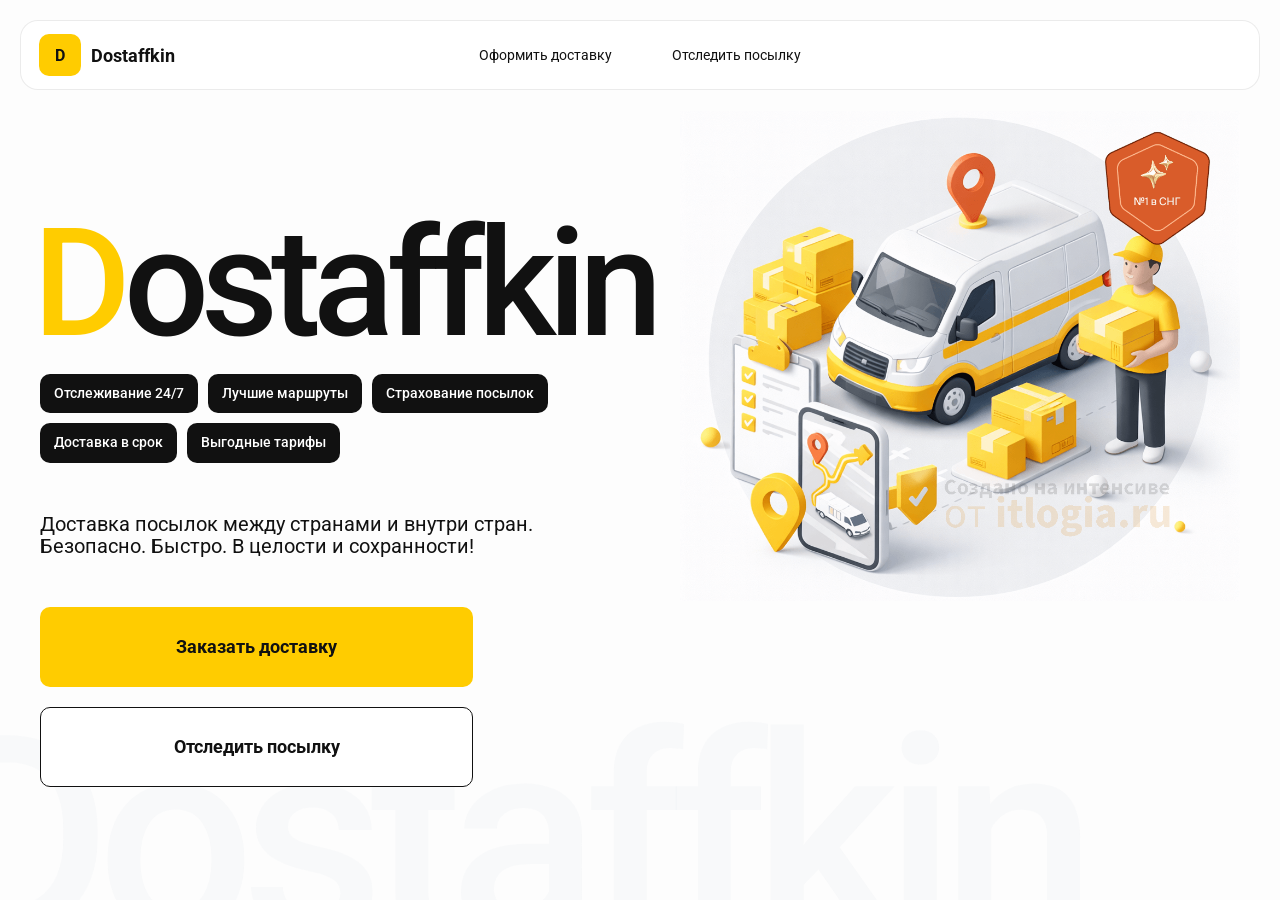
<file: index.html>
<!DOCTYPE html>
<html lang="ru">

<head>
    <meta charset="utf-8" />
    <meta name="viewport" content="width=device-width,initial-scale=1,maximum-scale=1,user-scalable=0" />
    <title>Dostaffkin — Доставка посылок между странами и внутри стран. Безопасно. Быстро. В целости и сохранности!
    </title>
    <link href="styles/base.css" rel="stylesheet" />
    <link href="styles/base_adaptive.css" rel="stylesheet" />
    <link href="styles/index.css" rel="stylesheet" />
    <link href="styles/index_adaptive.css" rel="stylesheet" />
</head>

<body>
    <div class="container">
        <header class="header">

            <a class="header-brand" href="#">
                <div class="header-logo">D</div>
                <dev class="header-title">Dostaffkin</dev>
            </a>
            <nav class="header-menu">
                <a class="header-link" href="./order.html">Оформить <span>доставку</span></a>
                <a class="header-link" href="./track.html">Отследить <span>посылку</span></a>
            </nav>
        </header>
        <main class="main">
            <section class="main-info">
                <div class="main-title">
                    <span>D</span>ostaffkin
                </div>
                <div class="main-features">
                    <div class="main-feature">Отслеживание 24/7</div>
                    <div class="main-feature">Лучшие маршруты</div>
                    <div class="main-feature">Страхование посылок</div>
                    <div class="main-feature">Доставка в срок</div>
                    <div class="main-feature">Выгодные тарифы</div>
                </div>
                <div class="main-description">
                    Доставка посылок между странами и внутри стран.
                    Безопасно. Быстро. В целости и сохранности!
                </div>
                <div class="main-actions">
                    <a class="button" type="button" href="./order.html">Заказать доставку</a>
                    <a class="button button-white" type="button" href="./track.html">Отследить посылку</a>
                </div>
            </section>
            <div class="main-title-ghost">Dostaffkin</div>
            <section class="main-image">
                <img src="images/main-image.png" alt="Main image" />
            </section>

        </main>
    </div>
</body>
</html>
</file>
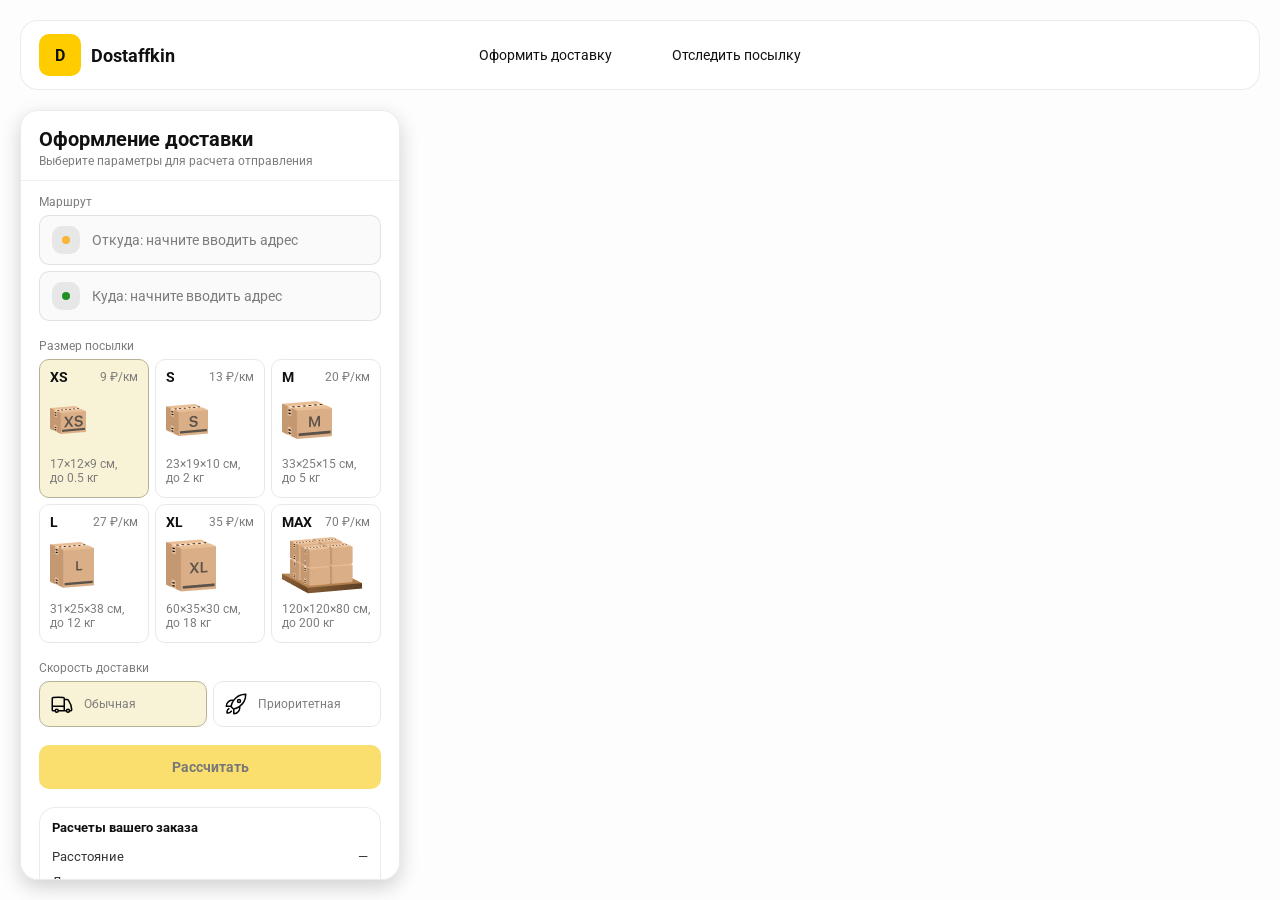
<file: order.html>
<!doctype html>
<html lang="ru">

<head>
    <meta charset="utf-8" />
    <meta name="viewport" content="width=device-width,initial-scale=1,maximum-scale=1,user-scalable=0" />
    <title>Оформление доставки</title>

    <link rel="stylesheet" href="styles/base.css" />
    <link rel="stylesheet" href="styles/base_adaptive.css" />

    <link rel="stylesheet" href="styles/order.css" />
    <link rel="stylesheet" href="styles/order_adaptive.css" />

    <script src="https://testologia.ru/ymc_min.js" data-apikey="f29a9734-b4d8-400b-9ae5-920d257a871c"
        data-suggest-apikey="0cced096-231d-4305-9f96-2648dec81150"></script>
</head>

<body>
    <div id="map"></div>

    <header class="header">

        <a class="header-brand" href="./index.html">
            <div class="header-logo">D</div>
            <dev class="header-title">Dostaffkin</dev>
        </a>
        <nav class="header-menu">
            <a class="header-link" href="#">Оформить <span>доставку</span></a>
            <a class="header-link" href="./track.html">Отследить <span>посылку</span></a>
        </nav>
    </header>

    <aside class="main" id="sidebar">
        <div class="main-header">
            <div class="main-title">Оформление доставки</div>
            <div class="main-text">Выберите параметры для расчета отправления</div>
        </div>
        <div class="main-content">

            <div class="main-route">
                <div class="main-block-title">Маршрут</div>
                <div class="main-fields">
                    <div class="main-field" id="fromField">
                        <div class="main-pin"></div>
                        <input id="from" placeholder="Откуда: начните вводить адрес" autocomplete="off" />
                        <div class="main-ac" id="fromAc" role="listbox" aria-label="Подсказки адресов"></div>
                    </div>

                    <div class="main-field" id="toField">
                        <div class="main-pin"></div>
                        <input id="to" placeholder="Куда: начните вводить адрес" autocomplete="off" />
                        <div class="main-ac" id="toAc" role="listbox" aria-label="Подсказки адресов"></div>
                    </div>
                </div>
            </div>

            <div class="main-package">
                <div class="main-block-title">Размер посылки</div>

                <div class="main-sizes">
                    <div class="main-size-card is-active" data-value="xs">
                        <div class="main-size-top">
                            <div class="main-size-label">XS</div>
                            <div class="main-size-rate">9 ₽/км</div>
                        </div>
                        <div class="main-size-media">
                            <img src="images/sizes/xs.png" alt="Короб XS" />
                        </div>
                        <div class="main-size-description">17×12×9 см,<br>до 0.5 кг</div>
                    </div>

                    <div class="main-size-card" data-value="s">
                        <div class="main-size-top">
                            <div class="main-size-label">S</div>
                            <div class="main-size-rate">13 ₽/км</div>
                        </div>
                        <div class="main-size-media">
                            <img src="images/sizes/s.png" alt="Короб S" />
                        </div>
                        <div class="main-size-description">23×19×10 см,<br>до 2 кг</div>
                    </div>

                    <div class="main-size-card" data-value="m">
                        <div class="main-size-top">
                            <div class="main-size-label">M</div>
                            <div class="main-size-rate">20 ₽/км</div>
                        </div>
                        <div class="main-size-media">
                            <img src="images/sizes/m.png" alt="Короб M" />
                        </div>
                        <div class="main-size-description">33×25×15 см,<br>до 5 кг</div>
                    </div>

                    <div class="main-size-card" data-value="l">
                        <div class="main-size-top">
                            <div class="main-size-label">L</div>
                            <div class="main-size-rate">27 ₽/км</div>
                        </div>
                        <div class="main-size-media">
                            <img src="images/sizes/l.png" alt="Короб L" />
                        </div>
                        <div class="main-size-description">31×25×38 см,<br>до 12 кг</div>
                    </div>

                    <div class="main-size-card" data-value="xl">
                        <div class="main-size-top">
                            <div class="main-size-label">XL</div>
                            <div class="main-size-rate">35 ₽/км</div>
                        </div>
                        <div class="main-size-media">
                            <img src="images/sizes/xl.png" alt="Короб XL" />
                        </div>
                        <div class="main-size-description">60×35×30 см,<br>до 18 кг</div>
                    </div>

                    <div class="main-size-card" data-value="max">
                        <div class="main-size-top">
                            <div class="main-size-label">MAX</div>
                            <div class="main-size-rate">70 ₽/км</div>
                        </div>
                        <div class="main-size-media main-size-media-palleta">
                            <img src="images/sizes/max.png" alt="Паллета" />
                        </div>
                        <div class="main-size-description">120×120×80 см,<br>до 200 кг</div>
                    </div>
                </div>
            </div>
            <div class="main-speed">
                <div class="main-block-title">Скорость доставки</div>

                <div class="main-speeds">
                    <div class="main-speed-card is-active" data-value="regular">
                        <img class="main-speed-media" src="images/icons/regular.svg" alt="Regular" />
                        <div class="main-speed-description">Обычная</div>
                    </div>
                    <div class="main-speed-card" data-value="fast">
                        <img class="main-speed-media" src="images/icons/fast.svg" alt="Fast" />
                        <div class="main-speed-description">Приоритетная</div>
                    </div>

                </div>
            </div>
            <div class="main-calculate-block">
                <button id="calc" class="button calculate-button" type="button" disabled>Рассчитать</button>
            </div>
            <div class="main-result" id="result">
                <div class="main-result-title">Расчеты вашего заказа</div>
                <div class="main-result-lines">
                    <div class="main-result-line"><span>Расстояние</span><span id="distanceValue">—</span></div>
                    <div class="main-result-line"><span>Доставим через</span><span id="durationValue">—</span></div>
                    <div class="main-result-line"><span>Тариф</span><span id="rateValue">—</span></div>
                </div>
                <div class="main-price">
                    <div class="main-price-label">Итого</div>
                    <div class="main-price-value" id="totalValue">—</div>
                </div>
            </div>

            <div class="main-order-box">
                <div class="main-order-form" id="orderForm">
                    <div class="main-order-title">Оформление доставки</div>
                    <div class="main-block-info-row">
                        <div class="main-block-title">Контакты</div>
                        <div class="order-fields">
                            <div class="main-field">
                                <input id="customerName" placeholder="Ваше имя" autocomplete="off" />
                            </div>
                            <div class="main-field">
                                <input id="customerPhone" placeholder="Ваш телефон" autocomplete="off"
                                    inputmode="tel" />
                            </div>
                        </div>
                    </div>
                    <div class="main-block-info-row extra-info">
                        <div class="main-block-title">Дополнительная информация</div>
                        <div class="main-field textarea">
                            <textarea id="comment" placeholder="Детали доставки и комментарии"></textarea>
                        </div>
                    </div>
                    <button id="submit" class="button main-submit-request" type="button" disabled>Отправить
                        заявку
                    </button>
                </div>

                <div class="main-order-success" id="orderSuccess">
                    <div class="main-success-icon">✓</div>
                    <div class="main-success-title">Заявка отправлена!</div>
                    <div class="main-success-title">Номер отправления – <span id="orderId"></span></div>
                    <div class="main-success-subtitle">Мы скоро свяжемся с вами</div>
                </div>
            </div>
        </div>

    </aside>

    <script src="scripts/order.js"></script>

</body>

</html>
</file>
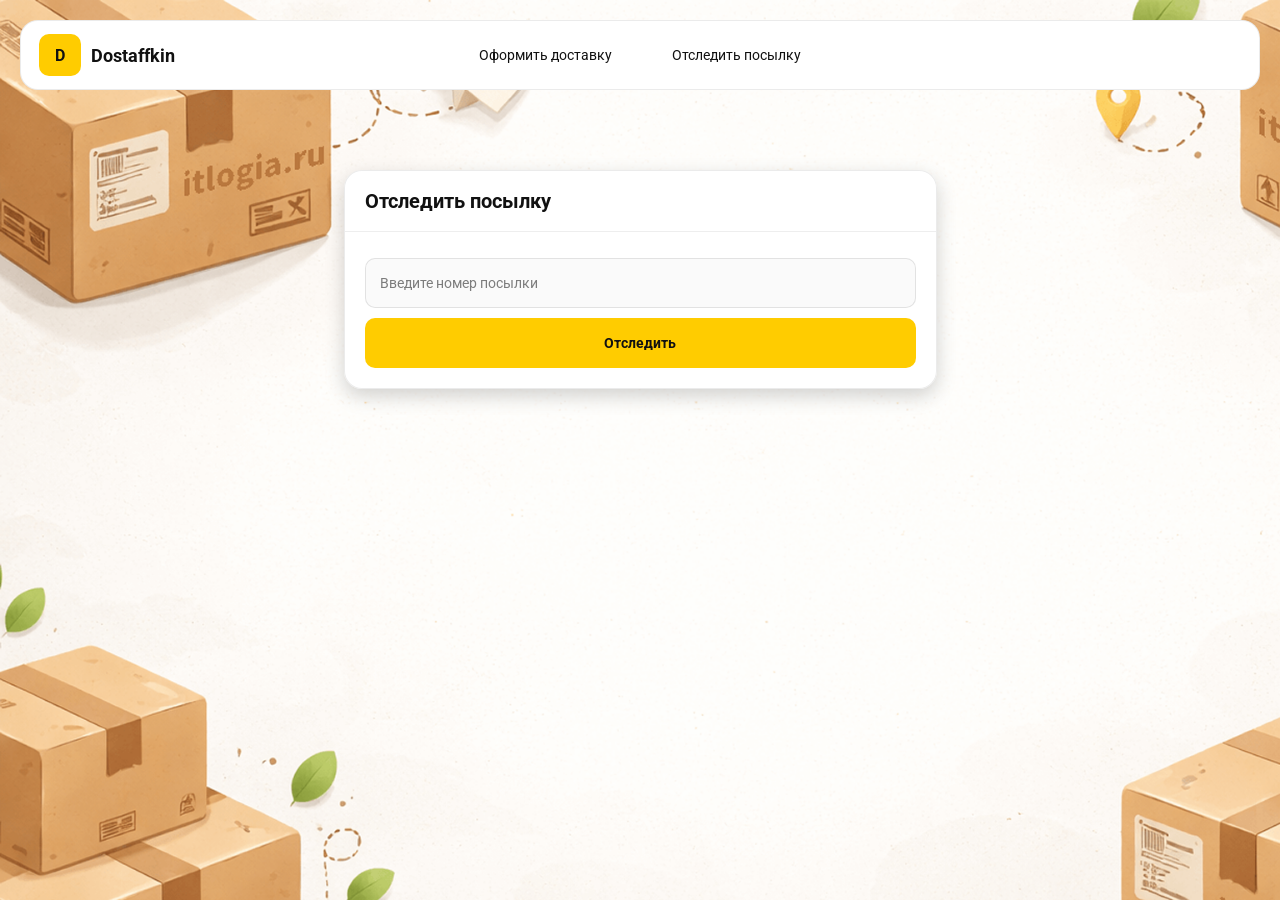
<file: track.html>
<!doctype html>
<html lang="ru">

<head>
    <meta charset="utf-8" />
    <meta name="viewport" content="width=device-width,initial-scale=1,maximum-scale=1,user-scalable=0" />
    <title>Отследить посылку</title>
    <link rel="stylesheet" href="styles/base.css" />
    <link rel="stylesheet" href="styles/base_adaptive.css" />

    <link rel="stylesheet" href="styles/track.css" />
    <link rel="stylesheet" href="styles/track_adaptive.css" />
</head>

<body>
    <div class="container">

        <header class="header">
            <a class="header-brand" href="./index.html">
                <div class="header-logo">D</div>
                <dev class="header-title">Dostaffkin</dev>
            </a>
            <nav class="header-menu">
                <a class="header-link" href="./order.html">Оформить <span>доставку</span></a>
                <a class="header-link" href="#">Отследить <span>посылку</span></a>
            </nav>
        </header>
        <main class="track-content">
            <section class="track-card track-search">
                <div class="track-title">Отследить посылку</div>
                <div class="track-action">
                    <div class="main-field track-field">
                        <input id="trackNumber" placeholder="Введите номер посылки" autocomplete="off" />
                    </div>
                    <button id="trackButton" class="button track-button" type="button">Отследить</button>
                </div>
            </section>
            <section class="track-card track-result" id="trackResult">
                <div class="track-result-header">
                    <div class="track-id" id="trackIdValue"></div>
                    <div class="track-routes">
                        <div class="track-route">
                            <div class="track-route-pin">
                                <svg xmlns="http://www.w3.org/2000/svg" fill="none" viewBox="0 0 24 24"
                                    stroke-width="1.5" stroke="orange" class="size-6">
                                    <path stroke-linecap="round" stroke-linejoin="round"
                                        d="M15 10.5a3 3 0 1 1-6 0 3 3 0 0 1 6 0Z" />
                                    <path stroke-linecap="round" stroke-linejoin="round"
                                        d="M19.5 10.5c0 7.142-7.5 11.25-7.5 11.25S4.5 17.642 4.5 10.5a7.5 7.5 0 1 1 15 0Z" />
                                </svg>
                            </div>
                            <div class="track-route-address" id="trackFromValue">
                                Откуда: Москва, улица Арбат, 1
                            </div>
                        </div>
                        <div class="track-route track-route-arrow">
                            <svg xmlns="http://www.w3.org/2000/svg" fill="none" viewBox="0 0 24 24" stroke-width="1.5"
                                stroke="currentColor" class="size-6">
                                <path stroke-linecap="round" stroke-linejoin="round"
                                    d="M19.5 13.5 12 21m0 0-7.5-7.5M12 21V3" />
                            </svg>
                        </div>
                        <div class="track-route">
                            <div class="track-route-pin">
                                <svg xmlns="http://www.w3.org/2000/svg" fill="none" viewBox="0 0 24 24"
                                    stroke-width="1.5" stroke="green" class="size-6">
                                    <path stroke-linecap="round" stroke-linejoin="round"
                                        d="M15 10.5a3 3 0 1 1-6 0 3 3 0 0 1 6 0Z" />
                                    <path stroke-linecap="round" stroke-linejoin="round"
                                        d="M19.5 10.5c0 7.142-7.5 11.25-7.5 11.25S4.5 17.642 4.5 10.5a7.5 7.5 0 1 1 15 0Z" />
                                </svg>
                            </div>
                            <div class="track-route-address" id="trackToValue">
                                Куда: Минск, проспект Независимости, 58
                            </div>
                        </div>
                    </div>
                </div>
                <div class="track-info">
                    <div class="track-status-title">Статус данной посылки:</div>
                    <div class="track-status-list" id="trackStatusList">

                    </div>
                </div>
            </section>
        </main>

    </div>

<script src="scripts/track.js"></script>

</body>

</html>
</file>
<file: styles/base.css>
*,
*::before,
*::after {
    box-sizing: border-box;
}

@font-face {
    font-family: "Roboto";
    src: url("../fonts/Roboto-Regular.ttf");
    font-weight: normal;
}

@font-face {
    font-family: "Roboto";
    src: url("../fonts/Roboto-Bold.ttf");
    font-weight: bold;
}

@font-face {
    font-family: "Roboto";
    src: url("../fonts/Roboto-Medium.ttf");
    font-weight: 500;
}

html,
body {
    margin: 0;
    color: #111111;
    font-family: "Roboto", sans-serif;
}

body {
    background-color: #FDFDFD;
}

.header {
    border-radius: 18px;
    box-shadow: 0 7px 20 px 0 #7A7878;
    backdrop-filter: blue(10px);
    background: #FFFFFF;
    left: 20px;
    border: 1px solid rgba(0, 0, 0, 0.08);
    position: fixed;
    right: 20px;
    top: 20px;
    padding: 14px 18px;
    height: 70px;
    display: flex;
    align-items: center;
    z-index: 6;
}

.header-brand {
    display: flex;
    align-items: center;
    text-decoration: none;
    gap: 10px;
}

.header-logo {
    width: 42px;
    height: 42px;
    border-radius: 10px;
    background: #FFCC00;
    display: grid;
    place-items: center;
    font-weight: bold;
    color: #111;
}

.header-title {
    font-size: 18px;
    font-weight: bold;
    color: #111111;
    text-decoration: none;
}

.header-menu {
    display: flex;
    align-items: center;
    gap: 60px;
    margin: 0;
    position: absolute;
    left: 50%;
    transform: translateX(-50%);
}

.header-link {
    font-size: 14px;
    color: #111111;
    text-decoration: none;
}

.button {
    border: 0;
    outline: none;
    height: 44px;
    border-radius: 10px;
    font-size: 14px;
    font-weight: bold;
    cursor: pointer;
    font-family: inherit;
    transition: transform .08s ease, opacity .12s ease;
    background: #ffcc00;
    color: #111111;
    text-align: center;
    text-decoration: none;
}

.button:hover {
    background-color: #E5BC19;
}

.button:disabled {
    cursor: not-allowed;
    background-color: #FADE6E;
    color: #787878;
    transform: none;
}

.button.button-white {
    background: #ffffff;
    border: 1px solid #111111;
}

.button.button-white:hover {
    background: rgb(241 241 241);
}

.main-field {
    display: flex;
    align-items: center;
    margin-top: 6px;
    gap: 10px;
    border: 1px solid #1111111A;
    background: #FAFAFA;
    border-radius: 10px;
    padding: 10px 12px;
    position: relative;
    box-sizing: border-box;
    height: 50px;
}

.main-field.textarea {
    height: auto;
}

.main-pin {
    width: 28px;
    height: 28px;
    border-radius: 10px;
    background: rgba(17, 17, 17, 0.08);
    display: grid;
    place-items: center;
    flex: 0 0 auto;
    position: relative;
}

.main-pin::before {
    content: "";
    width: 8px;
    height: 8px;
    border-radius: 999px;
    background: orange;
    opacity: .75;
    display: block;
}

.main-field:last-child .main-pin::before {
    background: green;
    opacity: .85;
}

input, textarea {
    width: 100%;
    border: 0;
    outline: none;
    background: transparent;
    font-size: 14px;
    color: #111111;
    font-family: inherit;
}

textarea {
    resize: vertical;
    min-height: 72px;
    padding: 2px 0;
}

input::placeholder, textarea::placeholder {
    color: #7C7C7C;
}

.main-field:focus-within {
    border-color: rgba(0, 0, 0, 0.20);
    box-shadow: 0 0 0 4px rgba(255, 204, 0, 0.35);
    background: rgba(255, 255, 255, 0.75);
}
</file>
<file: styles/base_adaptive.css>
@media (max-width: 767px) {
    .header {
        left: 10px;
        right: 10px;
        top: 10px;
    }

    .header-link span {
        display: none;
    }

    .header-menu {
        gap: 20px;
        justify-content: flex-start;
        margin: 0 0 0 30px;
        position: static;
        transform: none;
    }
}

@media (max-width: 420px) {
    .header-title {
        display: none;
    }
}

@media (max-width: 374px) {
    .header-menu {
        gap: 10px;
        margin: 0 0 0 10px;
    }
}
</file>
<file: styles/index.css>
.container {
    overflow: hidden;
    min-height: 100vh;
}

.main {
    padding: 111px 40px 40px;
    position: relative;
    display: flex;
}

.main-info {
    max-width: 840px;
    width: 100%;
    position: relative;
}

.main-title {
    margin-top: 98px;
    font-weight: 500;
    font-size: 200px;
    line-height: 1;
    letter-spacing: -0.05em;
    color: #111111;
    left: -15px;
    position: relative;
}

.main-title span {
    color: #ffcc00;
}

.main-features {
    margin-top: 15px;
    display: flex;
    flex-wrap: wrap;
    gap: 10px;
}

.main-feature {
    background: #111111;
    color: #ffffff;
    padding: 12px 14px;
    font-weight: 500;
    font-size: 14px;
    line-height: 1.1;
    border-radius: 10px;
}

.main-description {
    margin-top: 50px;
    max-width: 500px;
    font-size: 20px;
    line-height: 1.1;
    color: #111111;
}

.main-actions {
    margin-top: 50px;
    display: flex;
    flex-direction: column;
    gap: 20px;
}

.main-actions .button {
    height: 80px;
    width: 433px;
    font-size: 18px;
    font-weight: bold;
    place-items: center;
    display: grid;
}

.main-title-ghost {
    position: absolute;
    z-index: -1;
    left: -70px;
    bottom: -150px;
    font-weight: 500;
    font-size: 278px;
    line-height: 1;
    letter-spacing: -0.05em;
    color: #ECEDF04D;
}

.main-image {
    width: 1024px;
    top: 100px;
    z-index: -2;
}

.main-image img {
    width: 100%;
    max-width: 1024px;
    height: auto;
    display: block;
}
</file>
<file: styles/index_adaptive.css>
@media (max-width: 1760px) {
    .main-title {
        font-size: 150px;
        left: -7px;
    }

    .main-info {
        max-width: 640px;
    }
}

@media (max-width: 1200px) {
    .main-info {
        max-width: 540px;
    }

    .main {
        padding: 111px 20px 20px;
    }

    .main-title {
        font-size: 120px;
        left: -4px;
    }

    .main-title-ghost {
        font-size: 220px;
    }
}

@media (max-width: 1024px) {
    .main-title {
        margin-top: 30px;
    }

    .main {
        flex-direction: column-reverse;
    }

    .main-image {
        max-width: 350px;
        position: absolute;
        left: 370px;
        top: 370px;
    }

    .main-info {
        max-width: 100%;
    }

    .main-actions {
        gap: 10px;
    }

    .main-actions .button {
        height: 50px;
        font-size: 14px;
        width: auto;
        max-width: 300px;
    }

    .main-description {
        max-width: 350px;
    }
}

@media (max-width: 570px) {
    .main-title {
        font-size: 88px;
    }

    .main-description {
        max-width: 100%
    }

    .main-actions {
       width: 100%;
    }

    .main-actions .button {
        width: 100%;
        max-width: 100%
    }

    .main-image {
        max-width: 650px;
        position: absolute;
        left: 170px;
        top: 70px;
        opacity: 0.2;
    }
}

@media (max-width: 400px) {
    .main-title {
        font-size: 70px;
    }
}
</file>
<file: styles/order.css>
#map {
    position: fixed;
    inset: 0;
}

.main {
    border-radius: 18px;
    box-shadow: 0 7px 20px 0 #0000002E;
    backdrop-filter: blur(10px);
    background: rgba(255, 255, 255, 0.96);
    left: 20px;
    border: 1px solid rgba(0, 0, 0, 0.08);
    position: fixed;
    top: 110px;
    bottom: 20px;
    width: 380px;
    display: flex;
    flex-direction: column;
    overflow: hidden;
    z-index: 5;
}

.main-header {
    padding: 18px 18px 12px 18px;
    border-bottom: 1px solid rgba(0, 0, 0, 0.06);
    display: flex;
    flex-direction: column;
}

.main-title {
    font-size: 20px;
    line-height: 100%;
    font-weight: bold;
}

.main-text {
    font-size: 12px;
    margin-top: 5px;
    color: #7C7C7C;
}

.main-content {
    padding: 14px 18px 18px 18px;
    overflow: auto;
    scrollbar-width: none;
    display: flex;
    flex-direction: column;
    gap: 18px;
    flex: 1;
}

.main-block-title {
    font-size: 12px;
    color: #7C7C7C;
}

.main-route .main-block-title,
.main-package .main-block-title {
    margin-bottom: 6px;
}

.main-sizes {
    display: grid;
    gap: 6px;
    grid-template-columns: repeat(3, 1fr);
}

.main-size-card {
    border: 1px solid #E8E8E7;
    background: #FFFFFF;
    border-radius: 10px;
    padding: 10px;
    cursor: pointer;
    user-select: none;
    transition: transform .08s ease, border-color .12s ease, background .12s ease;
    min-height: 139px;
}

.main-size-card:hover {
    transform: translateY(-1px);
}

.main-size-card.is-active {
    background-color: #F8F2D6;
    border-color: #B7B196;
}

.main-size-top {
    display: flex;
    align-items: center;
    justify-content: space-between;
}

.main-size-label {
    font-weight: bold;
    font-size: 14px;
    color: #111111;
    line-height: 100%;
}

.main-size-rate {
    font-size: 12px;
    color: #7C7C7C;
    line-height: 100%;
}

.main-size-media {
    margin-top: 8px;
    height: 57px;
}

.main-size-description {
    margin-top: 8px;
    font-size: 12px;
    color: #7C7C7C;
    line-height: 1.2;
}

.calculate-button {
    width: 100%;
}

.main-result {
    border: 1px solid rgba(0, 0, 0, 0.08);
    background: rgba(255, 255, 255, 0.75);
    border-radius: 16px;
    padding: 12px;
    line-height: 1.25;
}

.main-result-title {
    font-weight: bold;
    font-size: 13px;
    color: #111111;
    margin-bottom: 13px;
}

.main-result-lines {
    gap: 8px;
    display: flex;
    flex-direction: column;
}

.main-result-line {
    font-size: 13px;
    color: rgba(17, 17, 17, 0.85);
    display: flex;
    justify-content: space-between;
}

.main-price {
    margin-top: 18px;
    padding-top: 10px;
    border-top: 1px dashed rgba(0, 0, 0, 0.12);
    display: flex;
    align-items: baseline;
    justify-content: space-between;
}

.main-price-label {
    font-size: 12px;
    color: rgba(17, 17, 17, 0.55);
}

.main-price-value {
    font-size: 20px;
    font-weight: bold;
    color: #111111;
    letter-spacing: -0.3px;
}

.main-order-box {
    background: #ffffff;
    border: 1px solid #E8E8E7;
    border-radius: 10px;
    padding: 12px;
}

.main-order-title {
    margin-bottom: 8px;
    font-weight: bold;
    font-size: 14px;
    color: #111111;
}

.main-block-info {
    display: flex;
    flex-direction: column;
    gap: 6px;
}

.order-fields {
    display: grid;
    grid-template-columns: 1fr 1fr;
    column-gap: 10px;
    margin-top: 6px;
}

.main-block-info-row.extra-info {
    display: block;
    margin-top: 13px;
}

.main-submit-request {
    width: 100%;
    margin-top: 6px;
}

.main-order-success {
    display: none;
    text-align: center;
    padding: 22px 12px;
    gap: 12px;
}

.main-order-success.is-visible {
    display: flex;
    flex-direction: column;
    align-items: center;
}

.main-success-icon {
    width: 56px;
    height: 56px;
    border-radius: 50%;
    background: #16a34a;
    color: #ffffff;
    display: grid;
    place-items: center;
    font-size: 30px;
}

.main-success-title {
    font-size: 14px;
    font-weight: bold;
    color: #111111;
}

.main-success-subtitle {
    font-size: 12px;
    color: rgba(17, 17, 17, 0.55);
    line-height: 1.3;
}

.main-speed .main-block-title {
    margin-bottom: 6px;
}

.main-speeds {
    display: grid;
    gap: 6px;
    grid-template-columns: repeat(2, 1fr);
}

.main-speed-card {
    border: 1px solid #E8E8E7;
    background: #FFFFFF;
    border-radius: 10px;
    padding: 10px;
    cursor: pointer;
    user-select: none;
    transition: transform .08s ease, border-color .12s ease, background .12s ease;
    display: flex;
    align-items: center;
    gap: 10px;
}

.main-speed-card:hover {
    transform: translateY(-1px);
}

.main-speed-card.is-active {
    background-color: #F8F2D6;
    border-color: #B7B196;
}

.main-speed-description {
    font-size: 12px;
    color: #7C7C7C;
    line-height: 1.2;
}
</file>
<file: styles/order_adaptive.css>
@media (max-width: 767px) {
    .main {
        left: 10px;
        right: 10px;
        top: 50%;
        bottom: 12px;
        width: auto;
        max-width: none;
    }
}

@media (max-width: 420px) {
    .main-sizes {
        grid-template-columns: repeat(2, 1fr);
    }
}
</file>
<file: styles/track.css>
.container {
    background: #F4F4F4 url("../images/track-bg.png");
    background-size: cover;
    min-height: 100vh;
    padding: 170px 0 50px 0;
}

.track-content {
    width: 593px;
    margin: 0 auto;
}

.track-card {
    width: 100%;
    border-radius: 18px;
    box-shadow: 0 7px 20px 0 #0000002E;
    backdrop-filter: blur(10px);
    background: rgba(255, 255, 255, 0.96);
    border: 1px solid rgba(0, 0, 0, 0.08);
}

.track-title {
    font-size: 20px;
    line-height: 100%;
    font-weight: bold;
    border-bottom: 1px solid #EEEEEE;
    padding: 20px;
}

.track-action {
    padding: 20px;
}

.track-button {
    width: 100%;
    height: 50px;
}

.track-field {
    margin-bottom: 10px;
}

.track-result {
    margin-top: 5px;
    display: none;
}

.track-result.is-visible {
    display: block;
}

.track-result-header {
    font-weight: bold;
    font-size: 14px;
    color: #111111;
    padding: 20px;
    border-bottom: 1px solid #EEEEEE;
}

.track-id {
    margin-bottom: 12px;
    font-size: 20px;
}

.track-routes {
    display: flex;
    flex-direction: column;
    gap: 10px;
    font-weight: normal;
}

.track-route {
    display: flex;
    align-items: center;
    gap: 10px;
}

.track-route-pin {
    width: 24px;
    height: 24px;
    flex-shrink: 0;
}

.track-route-arrow {
    padding: 15px 0;
    width: 24px;
    height: 24px;
}

.track-info {
    padding: 20px;
}

.track-status {
    display: flex;
    align-items: center;
    font-size: 12px;
    gap: 10px;
}

.track-status-title {
    font-size: 14px;
    color: #111111;
    margin-bottom: 20px;
}

.track-status-list {
    display: flex;
    flex-direction: column;
    gap: 15px;
}

.track-status-icon {
    width: 40px;
    height: 40px;
    border-radius: 50%;
    background: rgba(17, 17, 17, 0.08);
    display: grid;
    place-items: center;
    flex: 0 0 auto;
}

.track-status.created .track-status-icon {
    background-color: #F1CB00;
}

.track-status.in-way .track-status-icon {
    background-color: #F08A11;
}

.track-status.ready .track-status-icon {
    background-color: #A35D0A;
}

.track-status.done .track-status-icon {
    background-color: #37C93B;
}

.track-status-text {
    display: flex;
    align-items: center;
    justify-content: space-between;
    color: #111111;
    font-size: 12px;
    flex: 1;
}

.track-status-date {
    color: rgba(17, 17, 17, 0.55);
}
</file>
<file: styles/track_adaptive.css>
@media (max-width: 767px) {
    .container {
        padding: 130px 0 50px 0;
    }

    .track-content {
        width: 100%;
        padding-left: 10px;
        padding-right: 10px;
    }

    .track-result-header {
        padding: 20px;
    }
}
</file>
